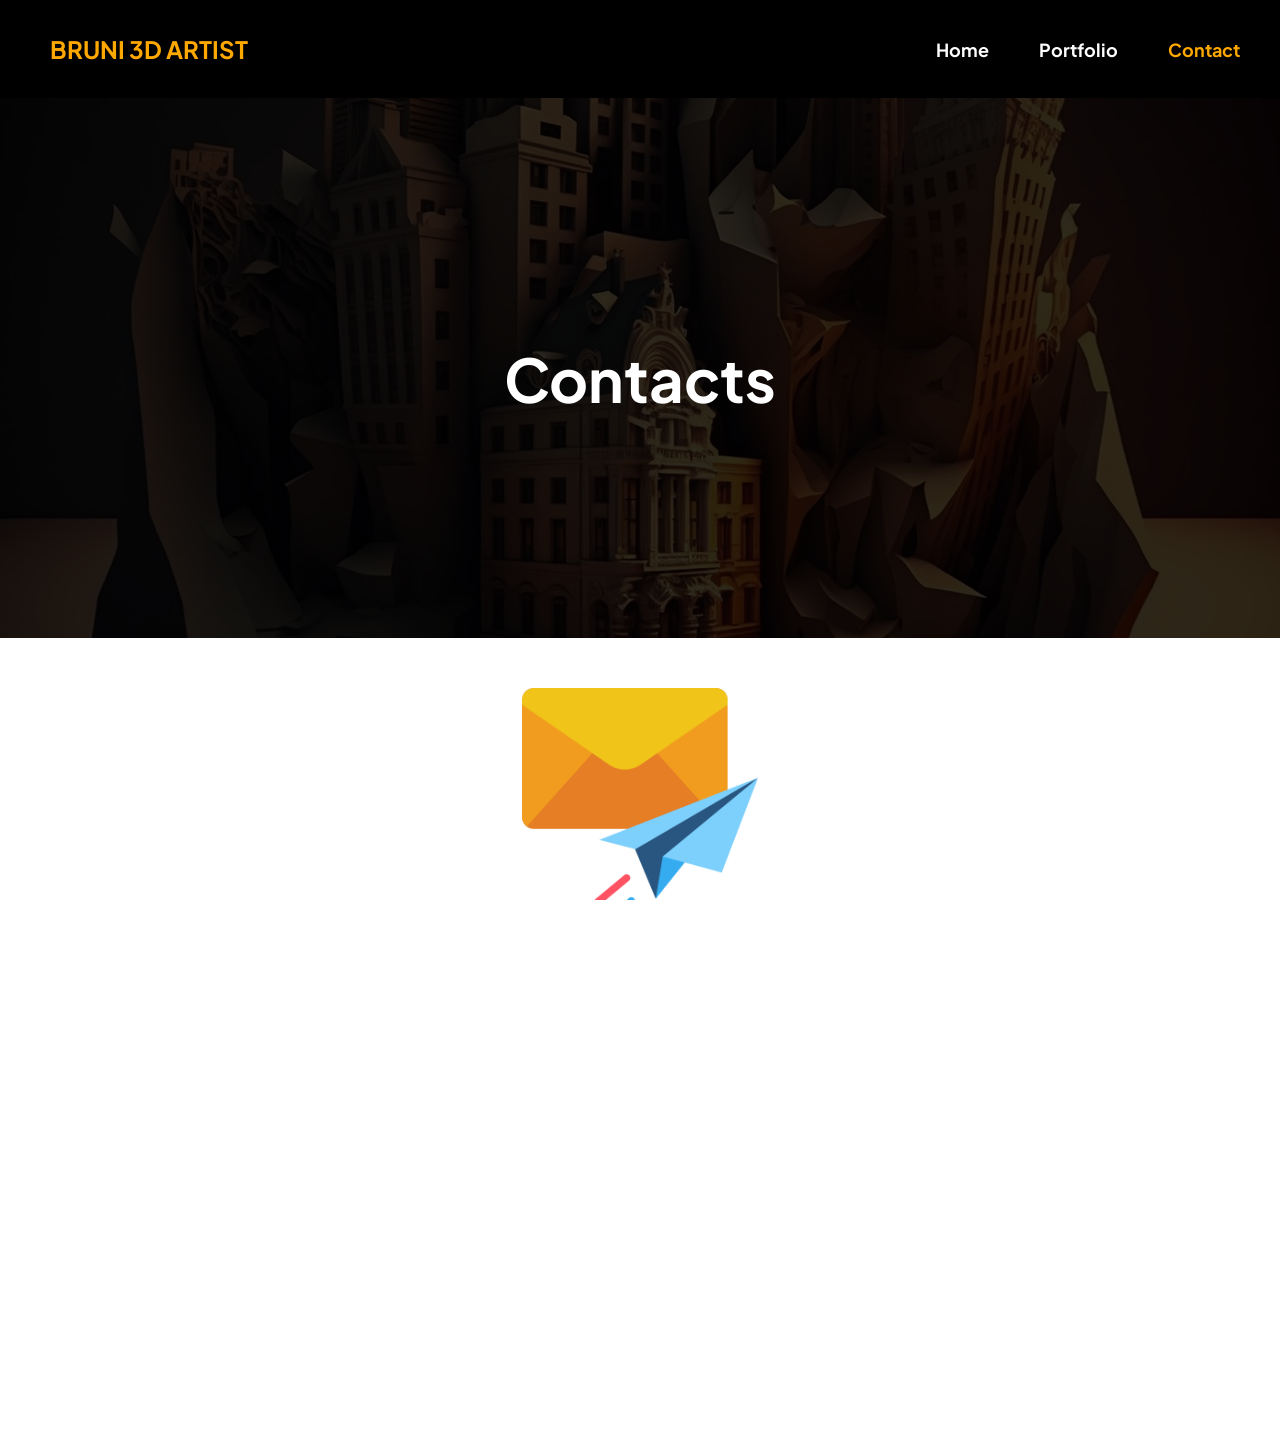
<file: contact.html>
<!doctype html>

<head>
	<html lang="it">

	<meta charset="UTF-8">
	<meta name="viewport" content="width=device-width, initial-scale=1.0">
	<link rel="stylesheet" href="stile.css">
    <link rel="icon" type="image/x-icon" href="img/favicon.png">
	<link rel="preconnect" href="https://fonts.googleapis.com">
	<link rel="preconnect" href="https://fonts.gstatic.com" crossorigin>
	<link href="https://fonts.googleapis.com/css2?family=Plus+Jakarta+Sans:ital,wght@0,200..800;1,200..800&display=swap" rel="stylesheet">
	<title>Contact - Bruni 3D Artist</title>
</head>

<body class="contact-page">

	
	<header class="hero-header">
        <div class="logo-container">
            <h3 class="logo-text"><a class="logo-link" href="home.html">Bruni 3D Artist</a></h3>
        </div>
        <nav class="hero-nav">
            <ul>
                <li><a href="home.html">Home</a></li>
                <li><a href="portfolio.html">Portfolio</a></li>
                <li><a href="contact.html"><span style="color: #ffa800">Contact</span></a></li>
            </ul>
        </nav>
    </header>
    <div class="hero-portfolio">
        <div class="hero-content">
            <h1>Contacts</h1>
        </div>
    </div>


    <div class="contact">
        <div class="illustration">
            <img src="img/mail.png" alt="Contact me - Bruni 3D Artist">
        </div>

    	<div class="info">
    		<h2>Get in Touch</h2>
    		<p>For questions, proposals or collaborations, you can contact me using the following methods:</p>

    		<h4>Send me a Message</h4>
    		<p>info@bruni3dartist.com</p>

    		<h4>Contact me on Telegram</h4>
    		<p><a href="#" target=_blank>@Bruni3DArtist</a></p>
    	</div>
    </div>


<footer>
	<div class="copyright">
		<p>© Bruni 3D Artist. All rights reserved.</p>
	</div>

	<div class="legal">
		<a href="#">Privacy & Cookies</a>
	</div>
</footer>

</body>
</file>
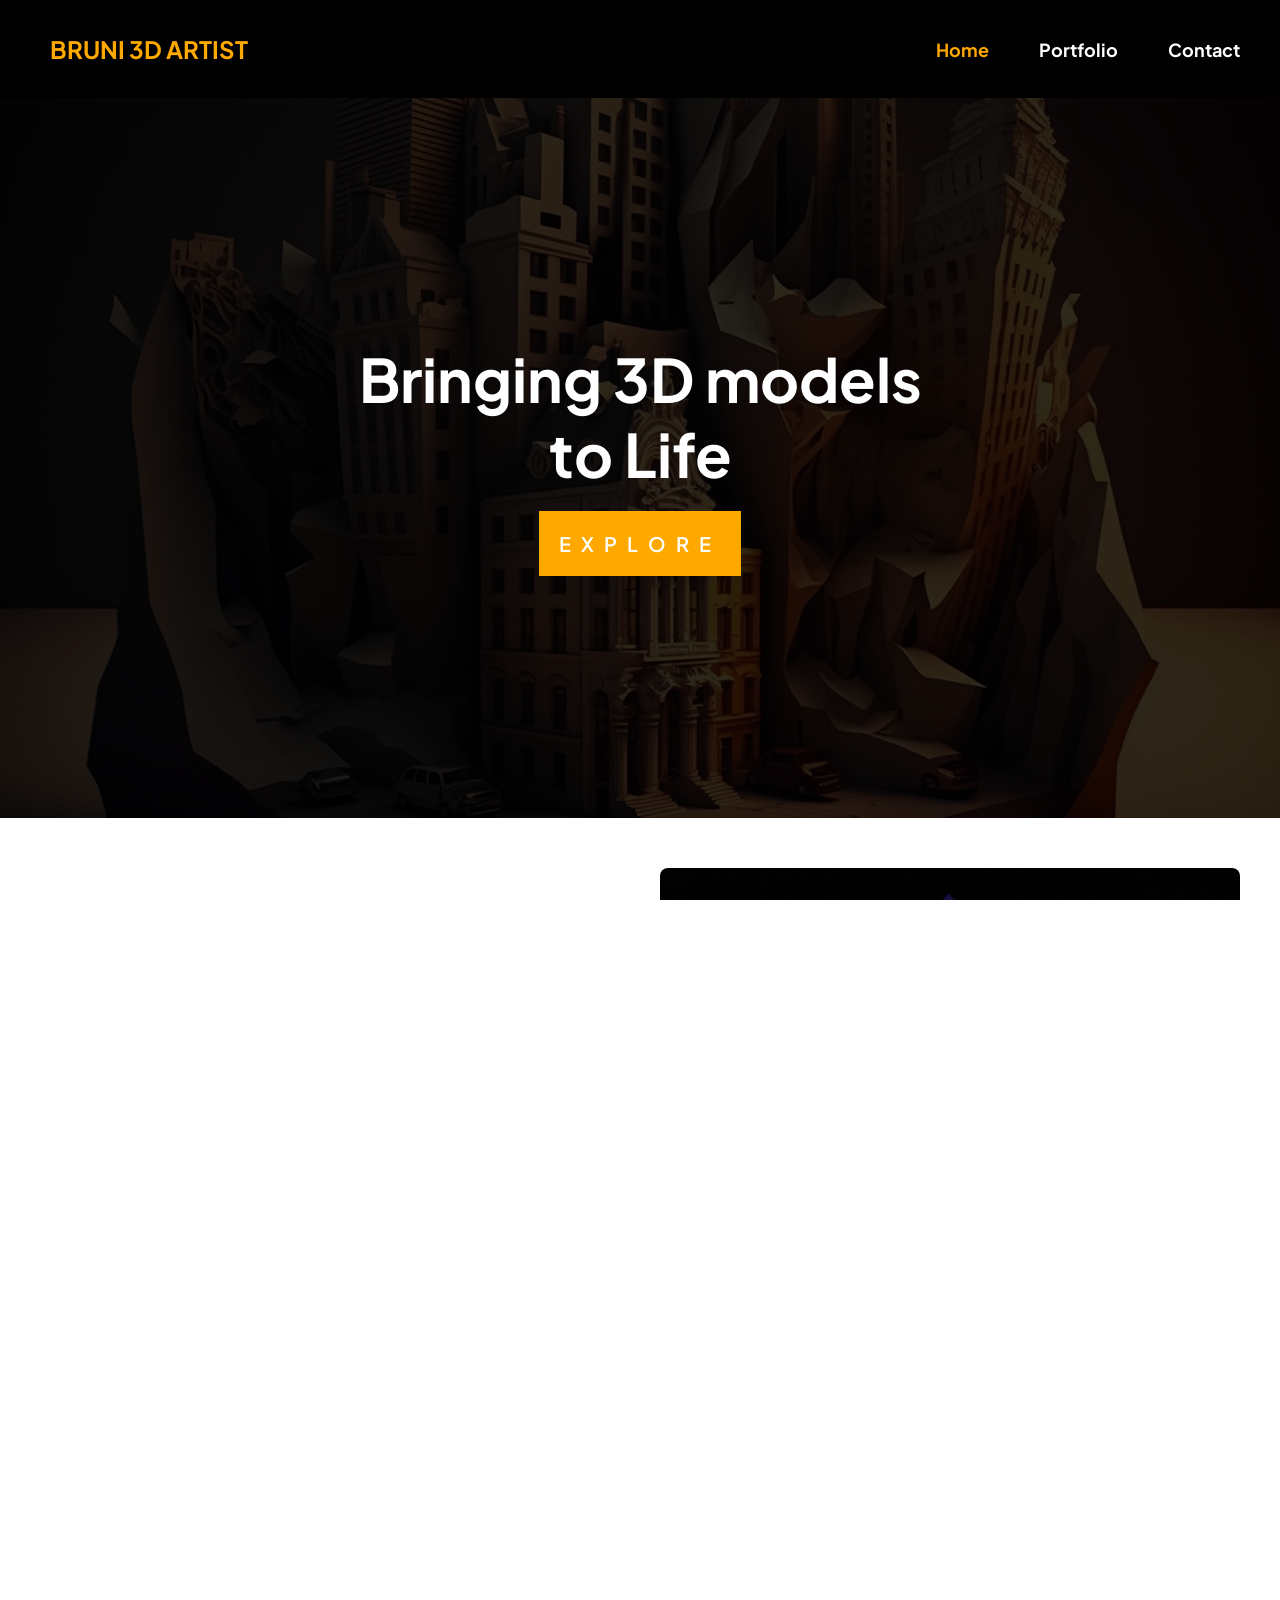
<file: home.html>
<!doctype html>

<head>
	<html lang="it">

	<meta charset="UTF-8">
	<meta name="viewport" content="width=device-width, initial-scale=1.0">
	<link rel="stylesheet" href="stile.css">
    <link rel="icon" type="image/x-icon" href="img/favicon.png">
	<link rel="preconnect" href="https://fonts.googleapis.com">
	<link rel="preconnect" href="https://fonts.gstatic.com" crossorigin>
	<link href="https://fonts.googleapis.com/css2?family=Plus+Jakarta+Sans:ital,wght@0,200..800;1,200..800&display=swap" rel="stylesheet">
	<title>Bruni 3D Artist</title>
</head>

<body>
	
	<header class="hero-header">
        <div class="logo-container">
            <h3 class="logo-text"><a class="logo-link" href="home.html">Bruni 3D Artist</a></h3>
        </div>
        <nav class="hero-nav">
            <ul>
                <li><a href="home.html"><span style="color: #ffa800">Home</span></a></li>
                <li><a href="portfolio.html">Portfolio</a></li>
                <li><a href="contact.html">Contact</a></li>
            </ul>
        </nav>
    </header>
    <div class="hero">
        <div class="hero-content">
            <h1>Bringing 3D models<br>to Life</h1>
            <a class="btntext" href="portfolio.html"><button class="herobtn" type="button">Explore</button></a>
        </div>
    </div>


	<div class="about">
		<div class="about-left">
			<h2>About Me</h2>
			<p>I am a freelance 3D modeler specializing in using Blender to create models and assets for video games. The field of 3D modeling for video games is a dynamic and challenging environment in which I have made my way with my passion for design and technical expertise.</p>

			<p>My experience includes the creation of a variety of video game assets, including objects, environments, and user interface elements. Each model requires careful planning and attention to detail, along with a solid understanding of the needs of the game and its technical restrictions.</p>

			<p>Working as a freelance 3D modeler has also allowed me to adapt quickly to changes in the industry, staying up-to-date on new technologies and trends.</p>
		</div>

		<div class="about-right">
			<img class="about-img" src="img/about.png">
			<hr>
		</div>
	</div>

	<div class="portfolio">
		<div class="project">
			<img class="project-image" src="img/projects/door/door-cover.png">
			<h3>Medieval Door</h3>
			<p>3D Model of a medieval-fantasy door low poly, created in blender.</p>
			<a href="projects/medieval-door.html">View Project</a>
		</div>

		<div class="project">
			<img class="project-image" src="img/projects/lamp/lamp-cover.png">
			<h3>Street Lamp</h3>
			<p>3D Model of a street medieval lamp low poly, created in Blender.</p>
			<a href="projects/street-lamp.html">View Project</a>
		</div>

		<div class="project">
			<img class="project-image" src="img/projects/coin/coin-cover.png">
			<h3 class="project-title">Golden Coin</h3>
			<p class="project-desc">3D Model of a golden coin low poly, created in Blender.</p>
			<a href="projects/golden-coin.html">View Project</a>
		</div>
	</div>

	<a class="btntext" href="portfolio.html"><button class="portfoliobtn" type="button">My Portfolio</button></a>

<div class="get-in-touch">
    <div class="get-in-touch-content">
        <h2>Get in Touch</h2>
        <p>For questions, proposals or collaborations, you can contact me using the informations in the Contact page.</p>

        <a class="btntext" href="contact.html"><button class="contactbtn" type="button">Contact Me</button></a>
    </div>
</div>

<footer>
	<div class="copyright">
		<p>© Bruni 3D Artist. All rights reserved.</p>
	</div>

	<div class="legal">
		<a href="#">Privacy & Cookies</a>
	</div>
</footer>

</body>
</file>
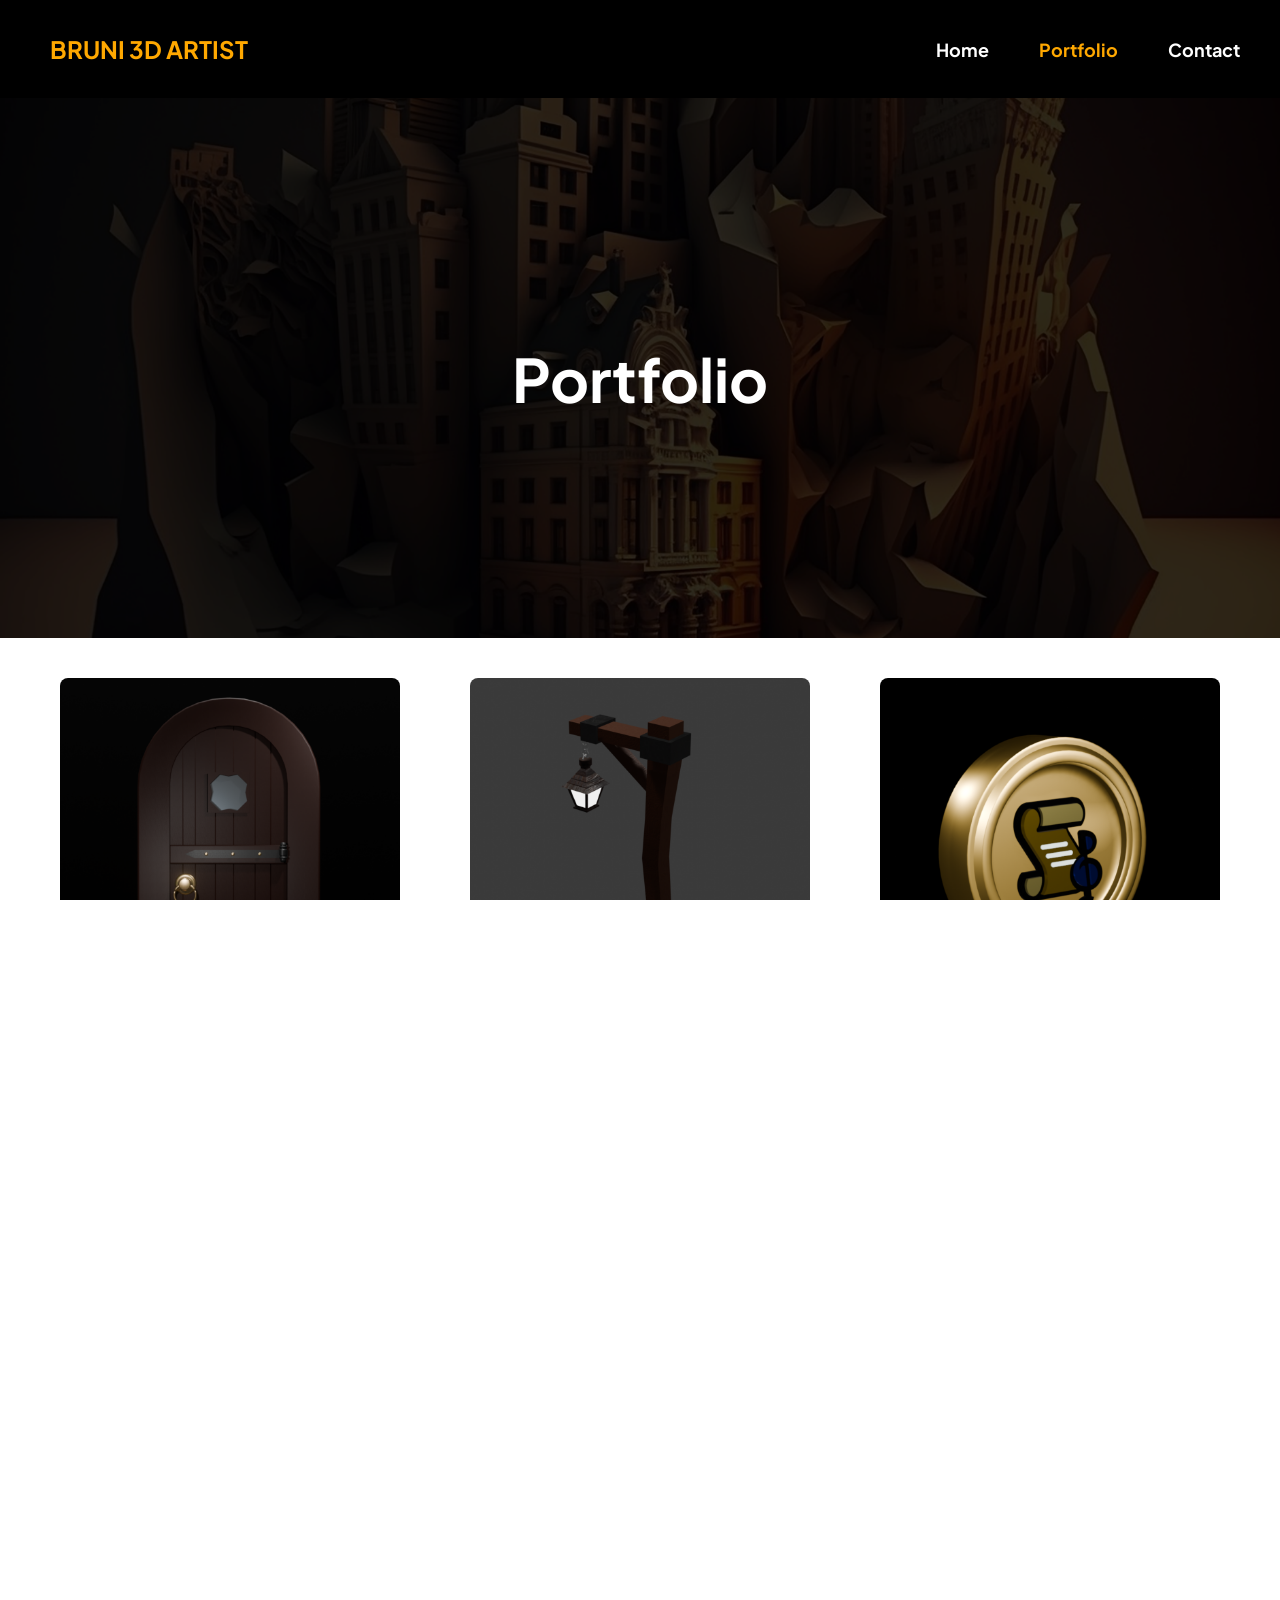
<file: portfolio.html>
<!doctype html>

<head>
	<html lang="it">

	<meta charset="UTF-8">
	<meta name="viewport" content="width=device-width, initial-scale=1.0">
	<link rel="stylesheet" href="stile.css">
    <link rel="icon" type="image/x-icon" href="img/favicon.png">
	<link rel="preconnect" href="https://fonts.googleapis.com">
	<link rel="preconnect" href="https://fonts.gstatic.com" crossorigin>
	<link href="https://fonts.googleapis.com/css2?family=Plus+Jakarta+Sans:ital,wght@0,200..800;1,200..800&display=swap" rel="stylesheet">
	<title>Portfolio - Bruni 3D Artist</title>
</head>

<body>

	<header class="hero-header">
        <div class="logo-container">
            <h3 class="logo-text"><a class="logo-link" href="home.html">Bruni 3D Artist</a></h3>
        </div>
        <nav class="hero-nav">
            <ul>
                <li><a href="home.html">Home</a></li>
                <li><a href="portfolio.html"><span style="color: #ffa800">Portfolio</span></a></li>
                <li><a href="contact.html">Contact</a></li>
            </ul>
        </nav>
    </header>
    <div class="hero-portfolio">
        <div class="hero-content">
            <h1>Portfolio</h1>
        </div>
    </div>

	<div class="portfolio">
		<div class="project">
			<img class="project-image" src="img/projects/door/door-cover.png">
			<h3>Medieval Door</h3>
			<p>3D Model of a low poly medieval-fantasy door, created in blender.</p>
			<a href="projects/medieval-door.html">View Project</a>
		</div>

		<div class="project">
			<img class="project-image" src="img/projects/lamp/lamp-cover.png">
			<h3>Street Lamp</h3>
			<p>3D Model of a low poly street medieval lamp, created in Blender.</p>
			<a href="projects/street-lamp.html">View Project</a>
		</div>

		<div class="project">
			<img class="project-image" src="img/projects/coin/coin-cover.png">
			<h3 class="project-title">Golden Coin</h3>
			<p class="project-desc">3D Model of a low poly golden, created in Blender.</p>
			<a href="projects/golden-coin.html">View Project</a>
		</div>

		<div class="project">
			<img class="project-image" src="img/projects/crystal/crystal-cover.png">
			<h3 class="project-title">Crystal Stone</h3>
			<p class="project-desc">3D Model of a low poly crystal stone, created in Blender.</p>
			<a href="projects/crystal-stone.html">View Project</a>
		</div>

		<div class="project">
			<img class="project-image" src="img/projects/stairs/stairs-cover.png">
			<h3 class="project-title">Wooden Stairs</h3>
			<p class="project-desc">3D Model of low poly wooden stairs, created in Blender.</p>
			<a href="projects/stairs.html">View Project</a>
		</div>

		<div class="project">
			<img class="project-image" src="img/projects/library/library-cover.png">
			<h3 class="project-title">Library</h3>
			<p class="project-desc">3D Model of a low poly library, created in Blender.</p>
			<a href="projects/library.html">View Project</a>
		</div>
	</div>

<div class="get-in-touch">
    <div class="get-in-touch-content">
        <h2>Get in Touch</h2>
        <p>For questions, proposals or collaborations, you can contact me using the informations in the Contact page.</p>

        <a class="btntext" href="contact.html"><button class="contactbtn" type="button">Contact Me</button></a>
    </div>
</div>

<footer>
	<div class="copyright">
		<p>© Bruni 3D Artist. All rights reserved.</p>
	</div>

	<div class="legal">
		<a href="#">Privacy & Cookies</a>
	</div>
</footer>

</body>
</file>
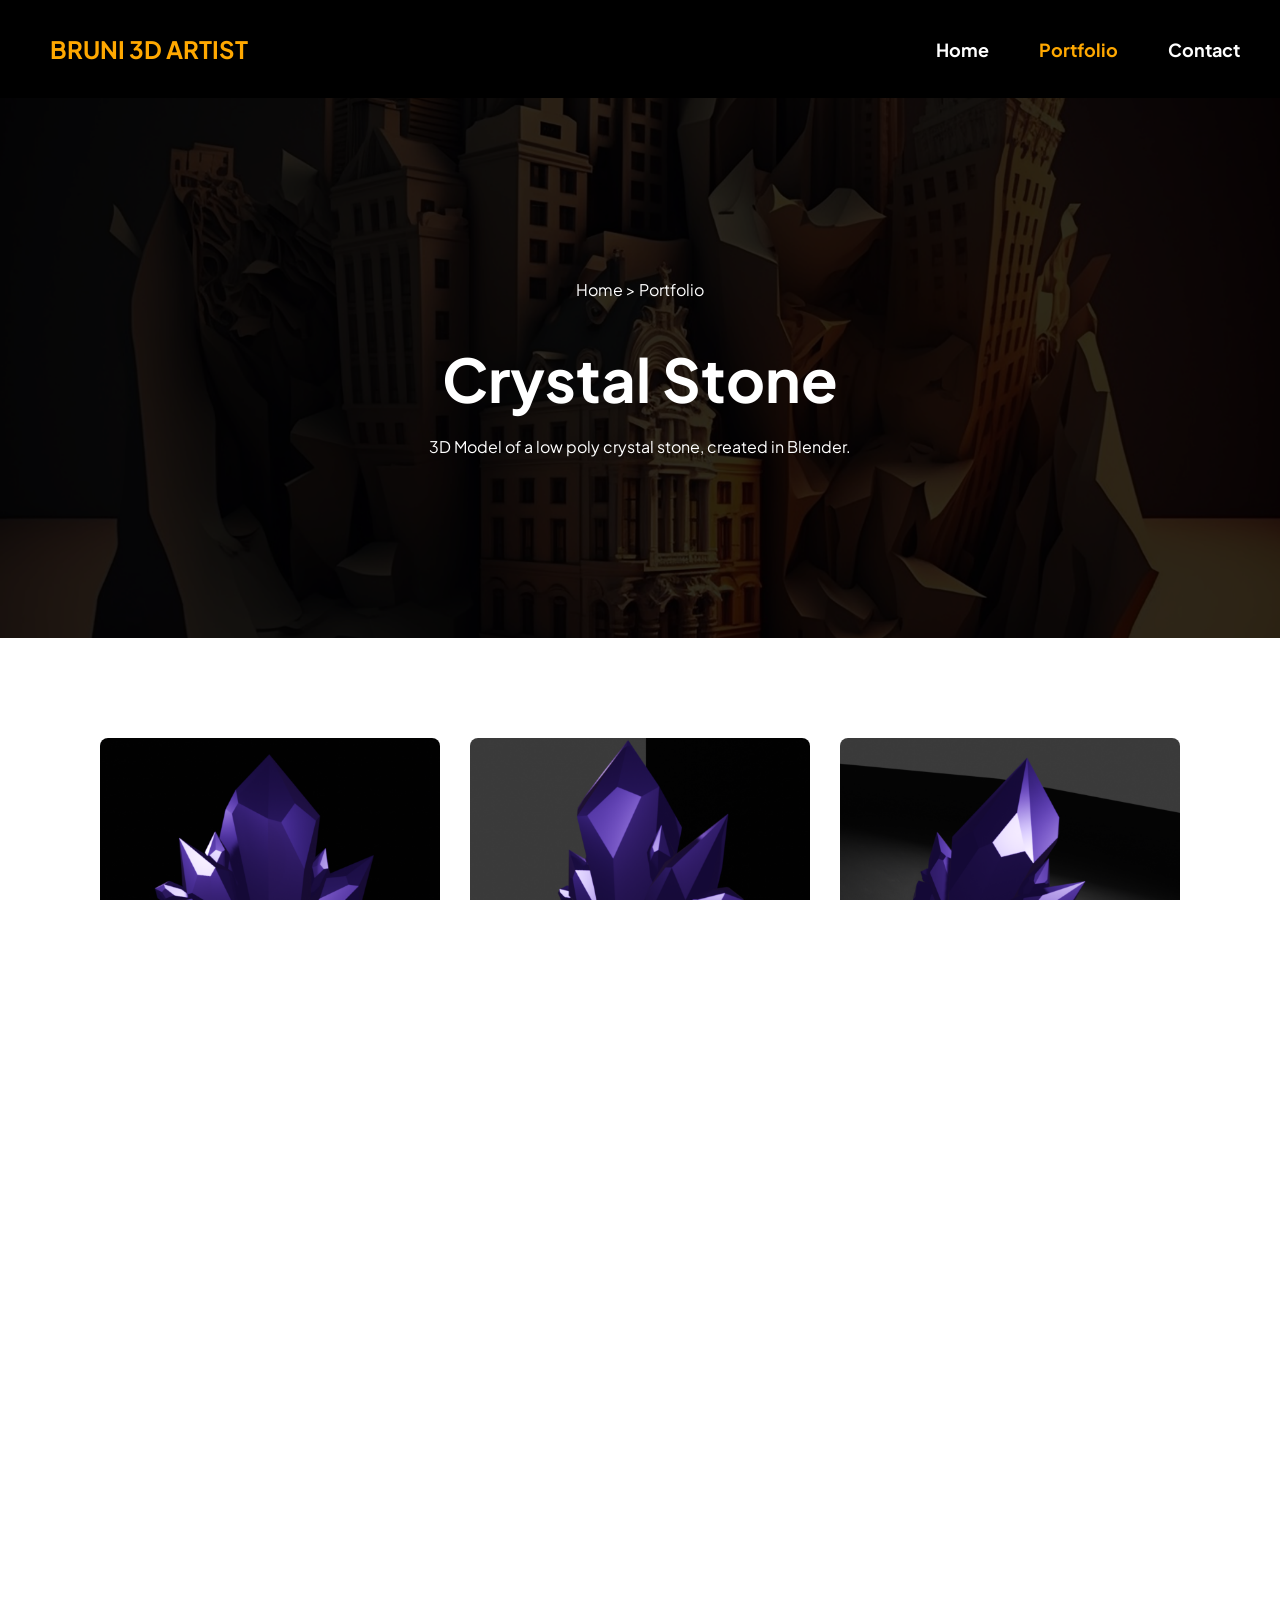
<file: projects/crystal-stone.html>
<!doctype html>

<head>
	<html lang="it">

	<meta charset="UTF-8">
	<meta name="viewport" content="width=device-width, initial-scale=1.0">
	<link rel="stylesheet" href="../stile.css">
    <link rel="icon" type="image/x-icon" href="../img/favicon.png">
	<link rel="preconnect" href="https://fonts.googleapis.com">
	<link rel="preconnect" href="https://fonts.gstatic.com" crossorigin>
	<link href="https://fonts.googleapis.com/css2?family=Plus+Jakarta+Sans:ital,wght@0,200..800;1,200..800&display=swap" rel="stylesheet">
	<title>Crystal Stone - Bruni 3D Artist</title>
</head>

<body class="contact-page">

    <header class="hero-header">
        <div class="logo-container">
            <h3 class="logo-text"><a class="logo-link" href="../home.html">Bruni 3D Artist</a></h3>
        </div>
        <nav class="hero-nav">
            <ul>
                <li><a href="../home.html">Home</a></li>
                <li><a href="../portfolio.html"><span style="color: #ffa800">Portfolio</span></a></li>
                <li><a href="contact.html">Contact</a></li>
            </ul>
        </nav>
    </header>
    <div class="hero-portfolio">
        <div class="hero-content">
            <p class="breadcrumb"><a href="../home.html">Home</a> > <a href="../portfolio.html">Portfolio</a> 
            <h1>Crystal Stone</h1>
            <p class="projectDesc">3D Model of a low poly crystal stone, created in Blender.</p>
        </div>
    </div>

    <div class="gallery-container">
        <!-- Primo elemento -->
        <div class="gallery-item">
            <img src="../img/projects/crystal/1.png" alt="Immagine 1">
            <figcaption>Front of the model</figcaption>
        </div>
        <!-- Secondo elemento -->
        <div class="gallery-item">
            <img src="../img/projects/crystal/2.png" alt="Immagine 2">
            <figcaption>Front of the model</figcaption>
        </div>
        <!-- Terzo elemento -->
        <div class="gallery-item">
            <img src="../img/projects/crystal/3.png" alt="Immagine 3">
            <figcaption>Front of the model</figcaption>
        </div>
        <!-- Quarto elemento -->
        <div class="gallery-item">
            <img src="../img/projects/crystal/4.png" alt="Immagine 4">
            <figcaption>Front of the model</figcaption>
        </div>
        <!-- Quinto elemento -->
        <div class="gallery-item">
            <img src="../img/projects/crystal/5.png" alt="Immagine 5">
            <figcaption>Front of the model</figcaption>
        </div>
        <!-- Sesto elemento -->
        <div class="gallery-item">
            <img src="../img/projects/crystal/6.png" alt="Immagine 6">
            <figcaption>Front of the model</figcaption>
        </div>
    </div>

<div class="get-in-touch">
    <div class="get-in-touch-content">
        <h2>Get in Touch</h2>
        <p>For questions, proposals or collaborations, you can contact me using the informations in the Contact page.</p>

        <a class="btntext" href="../contact.html"><button class="contactbtn" type="button">Contact Me</button></a>
    </div>
</div>


<footer>
	<div class="copyright">
		<p>© Bruni 3D Artist. All rights reserved.</p>
	</div>

	<div class="legal">
		<a href="#">Privacy & Cookies</a>
	</div>
</footer>

</body>
</file>
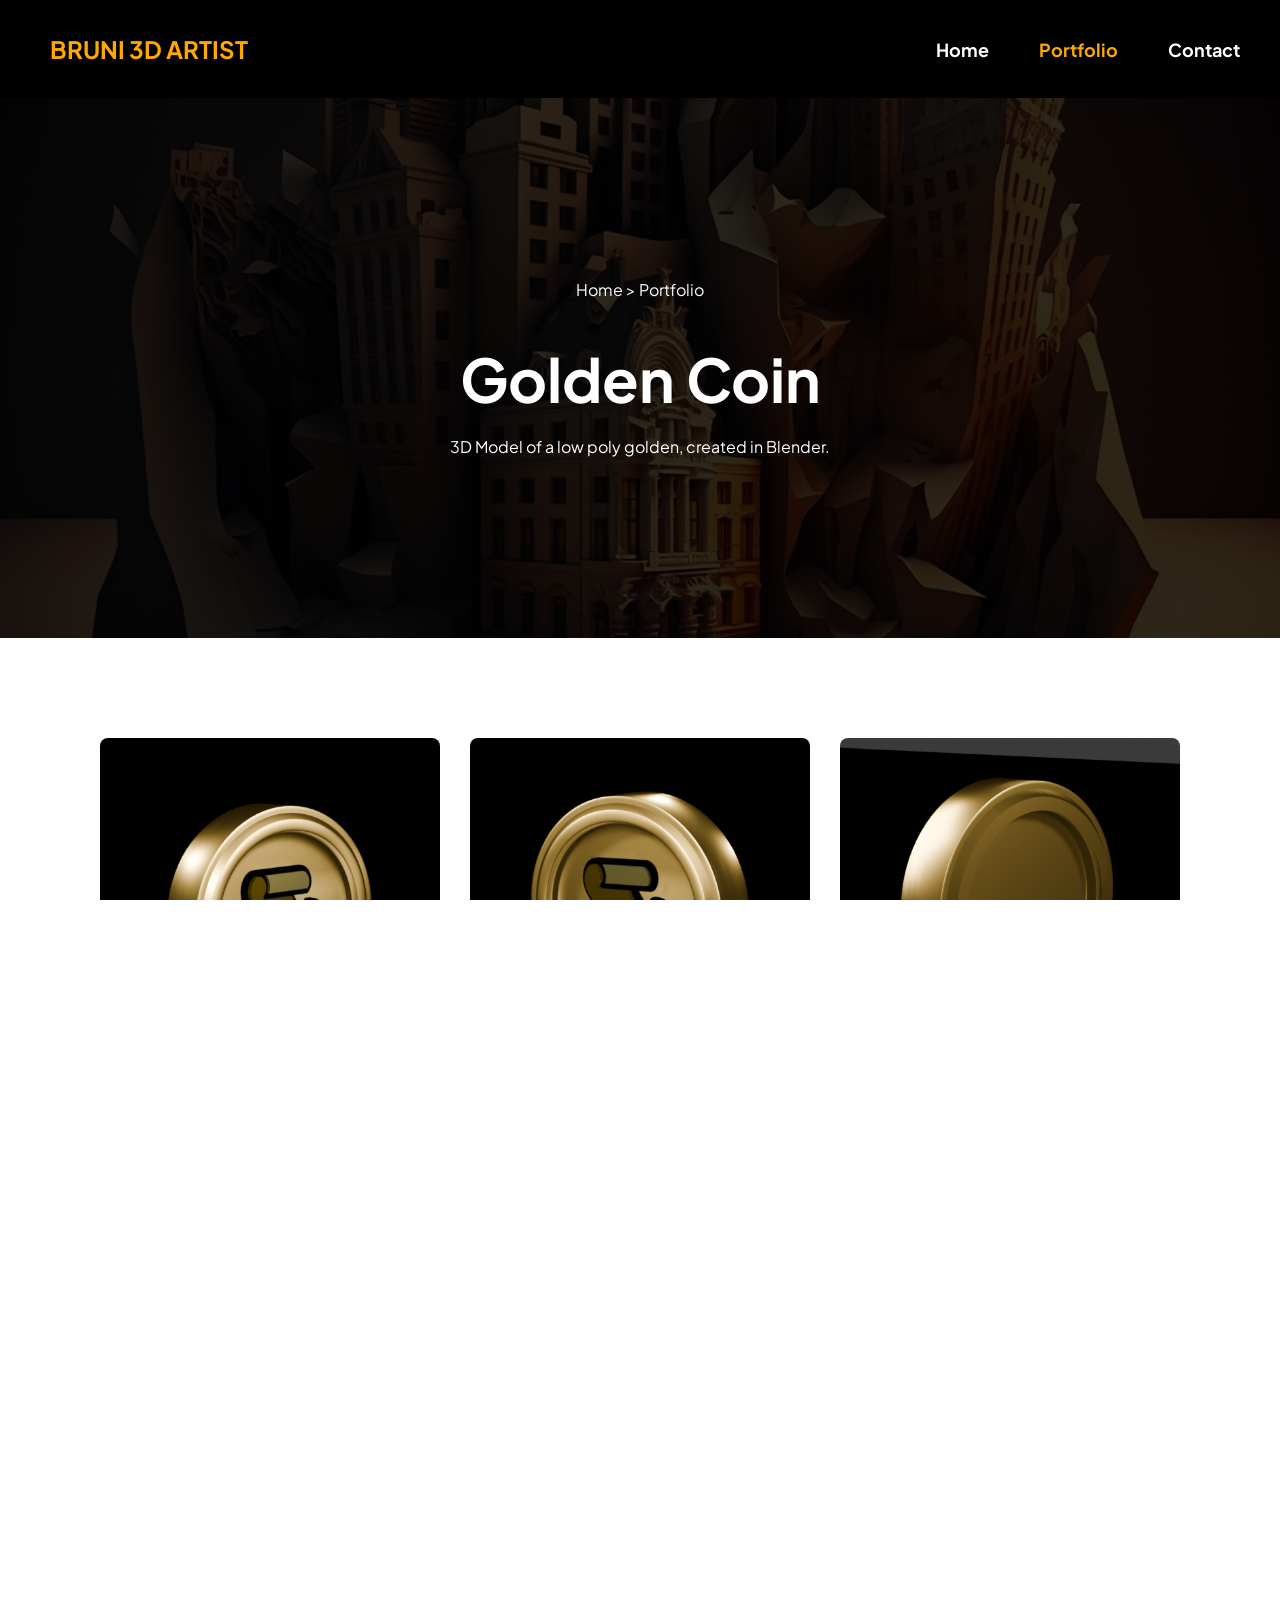
<file: projects/golden-coin.html>
<!doctype html>

<head>
	<html lang="it">

	<meta charset="UTF-8">
	<meta name="viewport" content="width=device-width, initial-scale=1.0">
	<link rel="stylesheet" href="../stile.css">
    <link rel="icon" type="image/x-icon" href="../img/favicon.png">
	<link rel="preconnect" href="https://fonts.googleapis.com">
	<link rel="preconnect" href="https://fonts.gstatic.com" crossorigin>
	<link href="https://fonts.googleapis.com/css2?family=Plus+Jakarta+Sans:ital,wght@0,200..800;1,200..800&display=swap" rel="stylesheet">
	<title>Golden Coin - Bruni 3D Artist</title>
</head>

<body class="contact-page">

    
    <header class="hero-header">
        <div class="logo-container">
            <h3 class="logo-text"><a class="logo-link" href="../home.html">Bruni 3D Artist</a></h3>
        </div>
        <nav class="hero-nav">
            <ul>
                <li><a href="../home.html">Home</a></li>
                <li><a href="../portfolio.html"><span style="color: #ffa800">Portfolio</span></a></li>
                <li><a href="contact.html">Contact</a></li>
            </ul>
        </nav>
    </header>
    
    <div class="hero-portfolio">
        <div class="hero-content">
            <p class="breadcrumb"><a href="../home.html">Home</a> > <a href="../portfolio.html">Portfolio</a> 
            <h1>Golden Coin</h1>
            <p class="projectDesc">3D Model of a low poly golden, created in Blender.</p>
        </div>
    </div>


    <div class="gallery-container">
        <!-- Primo elemento -->
        <div class="gallery-item">
            <img src="../img/projects/coin/1.png" alt="Immagine 1">
            <figcaption>Front of the model</figcaption>
        </div>
        <!-- Secondo elemento -->
        <div class="gallery-item">
            <img src="../img/projects/coin/2.png" alt="Immagine 2">
            <figcaption>Front of the model</figcaption>
        </div>
        <!-- Terzo elemento -->
        <div class="gallery-item">
            <img src="../img/projects/coin/3.png" alt="Immagine 3">
            <figcaption>Front of the model</figcaption>
        </div>
        <!-- Quarto elemento -->
        <div class="gallery-item">
            <img src="../img/projects/coin/4.png" alt="Immagine 4">
            <figcaption>Front of the model</figcaption>
        </div>
        <!-- Quinto elemento -->
        <div class="gallery-item">
            <img src="../img/projects/coin/5.png" alt="Immagine 5">
            <figcaption>Front of the model</figcaption>
        </div>
        <!-- Sesto elemento -->
        <div class="gallery-item">
            <img src="../img/projects/coin/6.png" alt="Immagine 6">
            <figcaption>Front of the model</figcaption>
        </div>
    </div>

<div class="get-in-touch">
    <div class="get-in-touch-content">
        <h2>Get in Touch</h2>
        <p>For questions, proposals or collaborations, you can contact me using the informations in the Contact page.</p>

        <a class="btntext" href="../contact.html"><button class="contactbtn" type="button">Contact Me</button></a>
    </div>
</div>


<footer>
	<div class="copyright">
		<p>© Bruni 3D Artist. All rights reserved.</p>
	</div>

	<div class="legal">
		<a href="#">Privacy & Cookies</a>
	</div>
</footer>

</body>
</file>
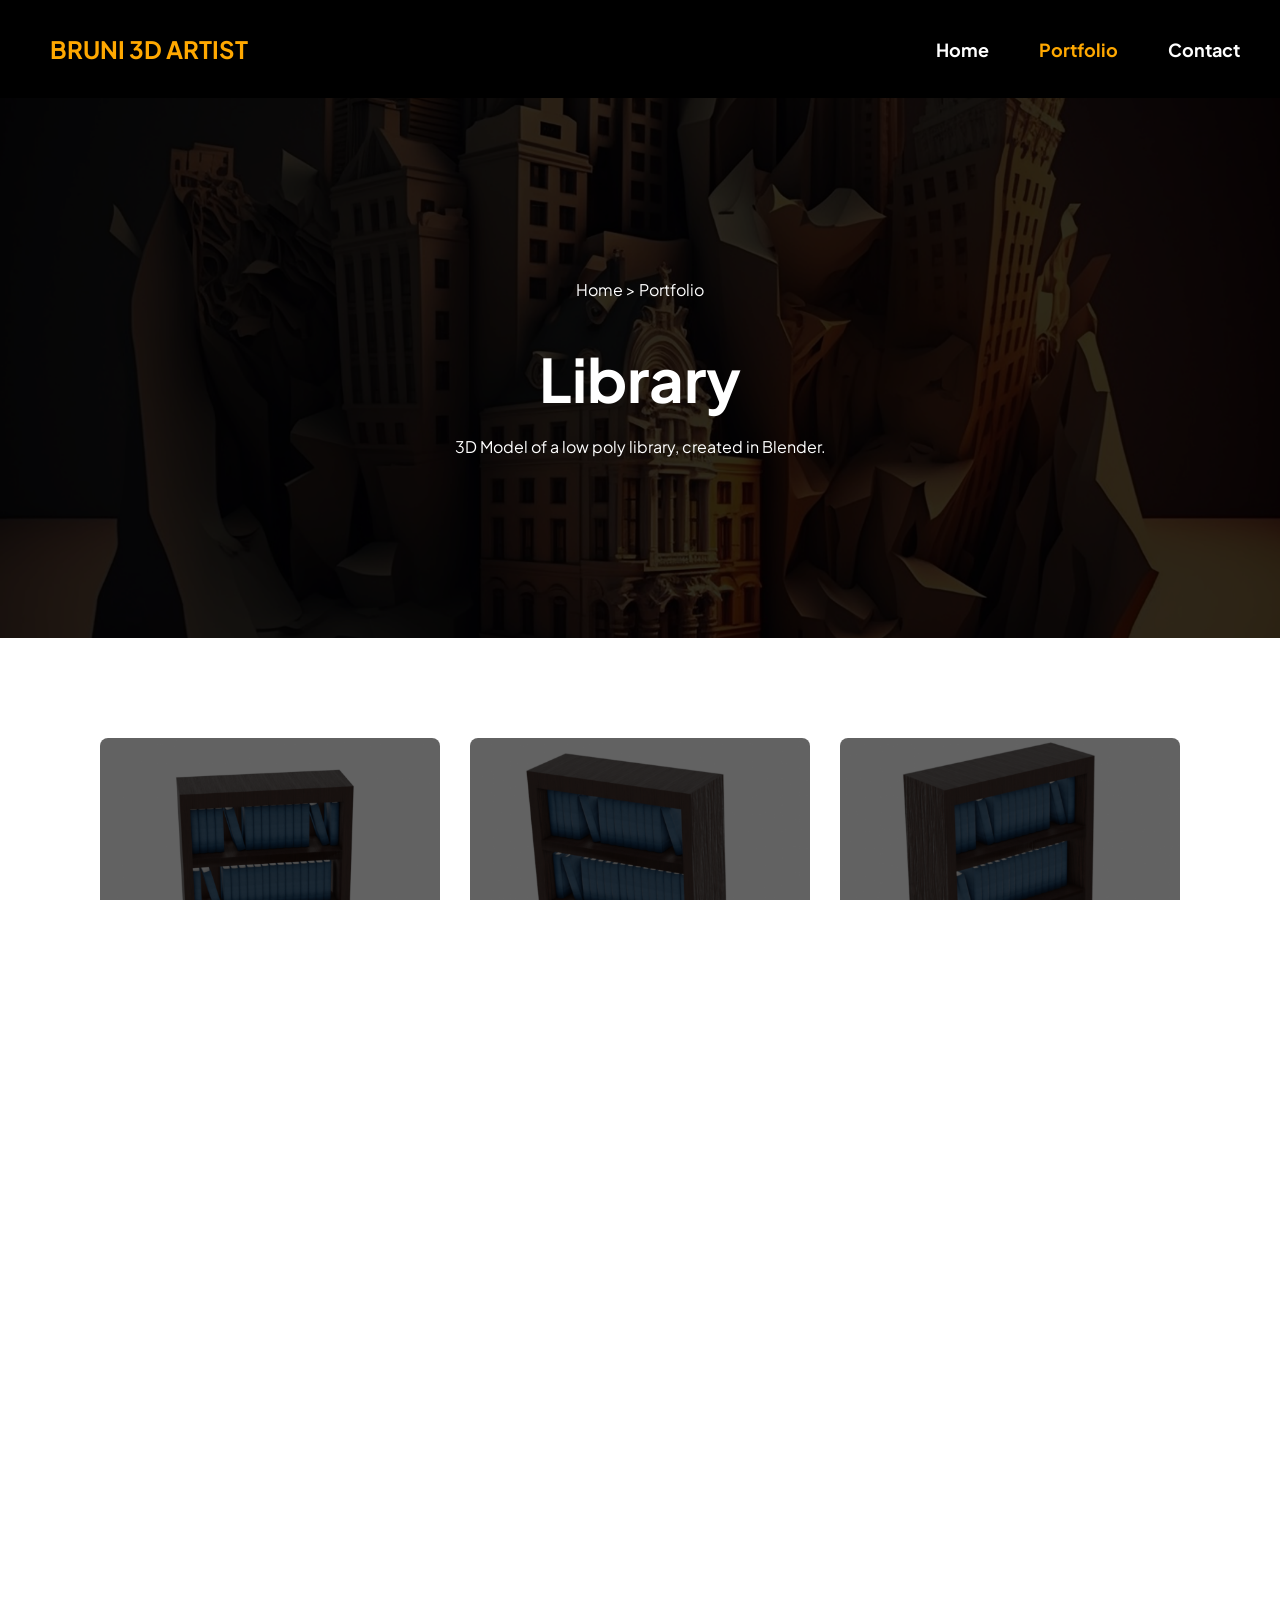
<file: projects/library.html>
<!doctype html>

<head>
	<html lang="it">

	<meta charset="UTF-8">
	<meta name="viewport" content="width=device-width, initial-scale=1.0">
	<link rel="stylesheet" href="../stile.css">
    <link rel="icon" type="image/x-icon" href="../img/favicon.png">
	<link rel="preconnect" href="https://fonts.googleapis.com">
	<link rel="preconnect" href="https://fonts.gstatic.com" crossorigin>
	<link href="https://fonts.googleapis.com/css2?family=Plus+Jakarta+Sans:ital,wght@0,200..800;1,200..800&display=swap" rel="stylesheet">
	<title>Library - Bruni 3D Artist</title>
</head>

<body class="contact-page">

    <header class="hero-header">
        <div class="logo-container">
            <h3 class="logo-text"><a class="logo-link" href="../home.html">Bruni 3D Artist</a></h3>
        </div>
        <nav class="hero-nav">
            <ul>
                <li><a href="../home.html">Home</a></li>
                <li><a href="../portfolio.html"><span style="color: #ffa800">Portfolio</span></a></li>
                <li><a href="contact.html">Contact</a></li>
            </ul>
        </nav>
    </header>
    
    <div class="hero-portfolio">
        <div class="hero-content">
            <p class="breadcrumb"><a href="../home.html">Home</a> > <a href="../portfolio.html">Portfolio</a> 
            <h1>Library</h1>
            <p class="projectDesc">3D Model of a low poly library, created in Blender.</p>
        </div>
    </div>


    <div class="gallery-container">
        <!-- Primo elemento -->
        <div class="gallery-item">
            <img src="../img/projects/library/1.png" alt="Immagine 1">
            <figcaption>Front of the model</figcaption>
        </div>
        <!-- Secondo elemento -->
        <div class="gallery-item">
            <img src="../img/projects/library/2.png" alt="Immagine 2">
            <figcaption>Front of the model</figcaption>
        </div>
        <!-- Terzo elemento -->
        <div class="gallery-item">
            <img src="../img/projects/library/3.png" alt="Immagine 3">
            <figcaption>Front of the model</figcaption>
        </div>
        <!-- Quarto elemento -->
        <div class="gallery-item">
            <img src="../img/projects/library/4.png" alt="Immagine 4">
            <figcaption>Front of the model</figcaption>
        </div>
        <!-- Quinto elemento -->
        <div class="gallery-item">
            <img src="../img/projects/library/5.png" alt="Immagine 5">
            <figcaption>Front of the model</figcaption>
        </div>
        <!-- Sesto elemento -->
        <div class="gallery-item">
            <img src="../img/projects/library/6.png" alt="Immagine 6">
            <figcaption>Front of the model</figcaption>
        </div>
    </div>

<div class="get-in-touch">
    <div class="get-in-touch-content">
        <h2>Get in Touch</h2>
        <p>For questions, proposals or collaborations, you can contact me using the informations in the Contact page.</p>

        <a class="btntext" href="../contact.html"><button class="contactbtn" type="button">Contact Me</button></a>
    </div>
</div>


<footer>
	<div class="copyright">
		<p>© Bruni 3D Artist. All rights reserved.</p>
	</div>

	<div class="legal">
		<a href="#">Privacy & Cookies</a>
	</div>
</footer>

</body>
</file>
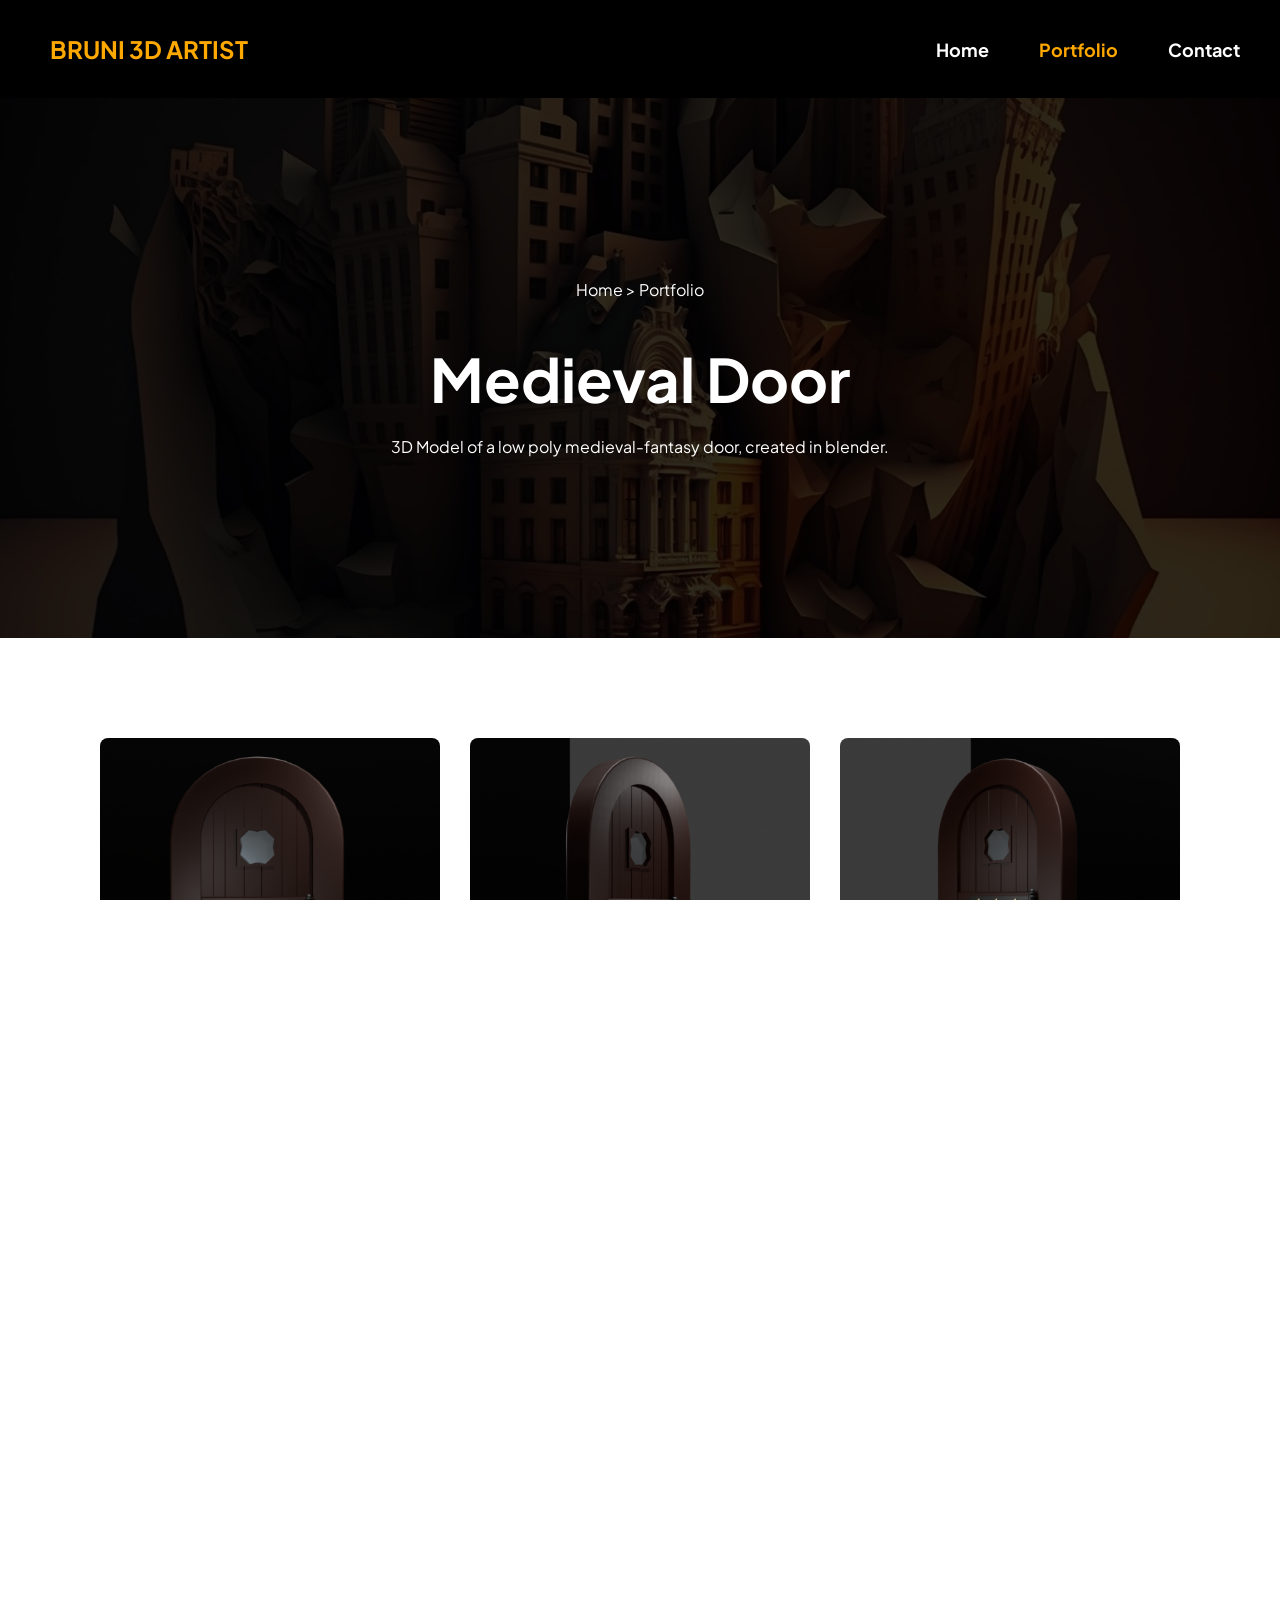
<file: projects/medieval-door.html>
<!doctype html>

<head>
	<html lang="it">

	<meta charset="UTF-8">
	<meta name="viewport" content="width=device-width, initial-scale=1.0">
	<link rel="stylesheet" href="../stile.css">
    <link rel="icon" type="image/x-icon" href="../img/favicon.png">
	<link rel="preconnect" href="https://fonts.googleapis.com">
	<link rel="preconnect" href="https://fonts.gstatic.com" crossorigin>
	<link href="https://fonts.googleapis.com/css2?family=Plus+Jakarta+Sans:ital,wght@0,200..800;1,200..800&display=swap" rel="stylesheet">
	<title>Medieval Door - Bruni 3D Artist</title>
</head>

<body class="contact-page">

    
    <header class="hero-header">
        <div class="logo-container">
            <h3 class="logo-text"><a class="logo-link" href="../home.html">Bruni 3D Artist</a></h3>
        </div>
        <nav class="hero-nav">
            <ul>
                <li><a href="../home.html">Home</a></li>
                <li><a href="../portfolio.html"><span style="color: #ffa800">Portfolio</span></a></li>
                <li><a href="../contact.html">Contact</a></li>
            </ul>
        </nav>
    </header>
    
    <div class="hero-portfolio">
        <div class="hero-content">
            <p class="breadcrumb"><a href="../home.html">Home</a> > <a href="../portfolio.html">Portfolio</a> 
            <h1>Medieval Door</h1>
            <p class="projectDesc">3D Model of a low poly medieval-fantasy door, created in blender.</p>
        </div>
    </div>


    <div class="gallery-container">
        <!-- Primo elemento -->
        <div class="gallery-item">
            <img src="../img/projects/door/1.png" alt="Immagine 1">
            <figcaption>Front of the model</figcaption>
        </div>
        <!-- Secondo elemento -->
        <div class="gallery-item">
            <img src="../img/projects/door/2.png" alt="Immagine 2">
            <figcaption>Front of the model</figcaption>
        </div>
        <!-- Terzo elemento -->
        <div class="gallery-item">
            <img src="../img/projects/door/3.png" alt="Immagine 3">
            <figcaption>Front of the model</figcaption>
        </div>
        <!-- Quarto elemento -->
        <div class="gallery-item">
            <img src="../img/projects/door/4.png" alt="Immagine 4">
            <figcaption>Back of the model</figcaption>
        </div>
        <!-- Quinto elemento -->
        <div class="gallery-item">
            <img src="../img/projects/door/5.png" alt="Immagine 5">
            <figcaption>Back of the model</figcaption>
        </div>
        <!-- Sesto elemento -->
        <div class="gallery-item">
            <img src="../img/projects/door/6.png" alt="Immagine 6">
            <figcaption>Back of the model</figcaption>
        </div>
    </div>

<div class="get-in-touch">
    <div class="get-in-touch-content">
        <h2>Get in Touch</h2>
        <p>For questions, proposals or collaborations, you can contact me using the informations in the Contact page.</p>

        <a class="btntext" href="../contact.html"><button class="contactbtn" type="button">Contact Me</button></a>
    </div>
</div>


<footer>
	<div class="copyright">
		<p>© Bruni 3D Artist. All rights reserved.</p>
	</div>

	<div class="legal">
		<a href="#">Privacy & Cookies</a>
	</div>
</footer>

</body>
</file>
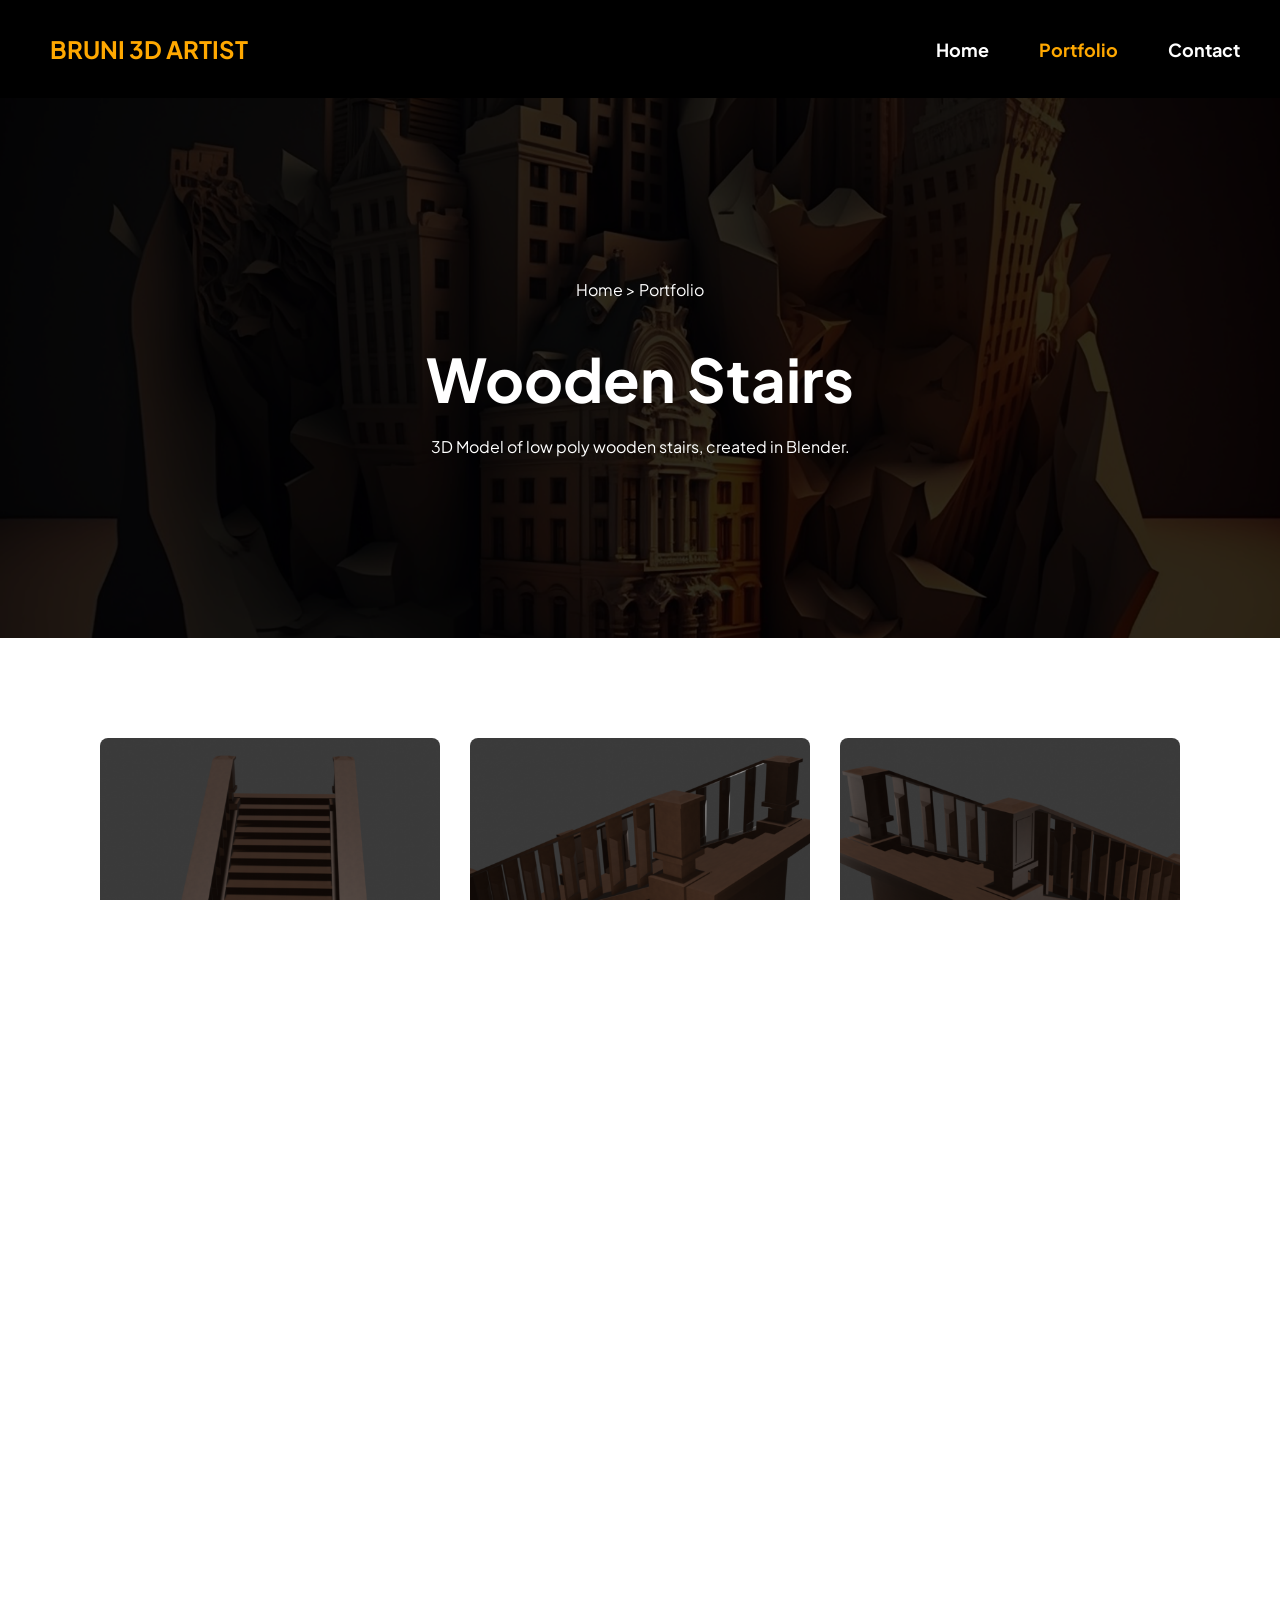
<file: projects/stairs.html>
<!doctype html>

<head>
	<html lang="it">

	<meta charset="UTF-8">
	<meta name="viewport" content="width=device-width, initial-scale=1.0">
	<link rel="stylesheet" href="../stile.css">
    <link rel="icon" type="image/x-icon" href="../img/favicon.png">
	<link rel="preconnect" href="https://fonts.googleapis.com">
	<link rel="preconnect" href="https://fonts.gstatic.com" crossorigin>
	<link href="https://fonts.googleapis.com/css2?family=Plus+Jakarta+Sans:ital,wght@0,200..800;1,200..800&display=swap" rel="stylesheet">
	<title>Wooden Stairs - Bruni 3D Artist</title>
</head>

<body class="contact-page">
    
    <header class="hero-header">
        <div class="logo-container">
            <h3 class="logo-text"><a class="logo-link" href="../home.html">Bruni 3D Artist</a></h3>
        </div>
        <nav class="hero-nav">
            <ul>
                <li><a href="../home.html">Home</a></li>
                <li><a href="../portfolio.html"><span style="color: #ffa800">Portfolio</span></a></li>
                <li><a href="contact.html">Contact</a></li>
            </ul>
        </nav>
    </header>
    
    <div class="hero-portfolio">
        <div class="hero-content">
            <p class="breadcrumb"><a href="../home.html">Home</a> > <a href="../portfolio.html">Portfolio</a> 
            <h1>Wooden Stairs</h1>
            <p class="projectDesc">3D Model of low poly wooden stairs, created in Blender.</p>
        </div>
    </div>


    <div class="gallery-container">
        <!-- Primo elemento -->
        <div class="gallery-item">
            <img src="../img/projects/stairs/1.png" alt="Immagine 1">
            <figcaption>Front of the model</figcaption>
        </div>
        <!-- Secondo elemento -->
        <div class="gallery-item">
            <img src="../img/projects/stairs/2.png" alt="Immagine 2">
            <figcaption>Front of the model</figcaption>
        </div>
        <!-- Terzo elemento -->
        <div class="gallery-item">
            <img src="../img/projects/stairs/3.png" alt="Immagine 3">
            <figcaption>Front of the model</figcaption>
        </div>
        <!-- Quarto elemento -->
        <div class="gallery-item">
            <img src="../img/projects/stairs/4.png" alt="Immagine 4">
            <figcaption>Front of the model</figcaption>
        </div>
        <!-- Quinto elemento -->
        <div class="gallery-item">
            <img src="../img/projects/stairs/5.png" alt="Immagine 5">
            <figcaption>Front of the model</figcaption>
        </div>
        <!-- Sesto elemento -->
        <div class="gallery-item">
            <img src="../img/projects/stairs/6.png" alt="Immagine 6">
            <figcaption>Front of the model</figcaption>
        </div>
    </div>

<div class="get-in-touch">
    <div class="get-in-touch-content">
        <h2>Get in Touch</h2>
        <p>For questions, proposals or collaborations, you can contact me using the informations in the Contact page.</p>

        <a class="btntext" href="../contact.html"><button class="contactbtn" type="button">Contact Me</button></a>
    </div>
</div>


<footer>
	<div class="copyright">
		<p>© Bruni 3D Artist. All rights reserved.</p>
	</div>

	<div class="legal">
		<a href="#">Privacy & Cookies</a>
	</div>
</footer>

</body>
</file>
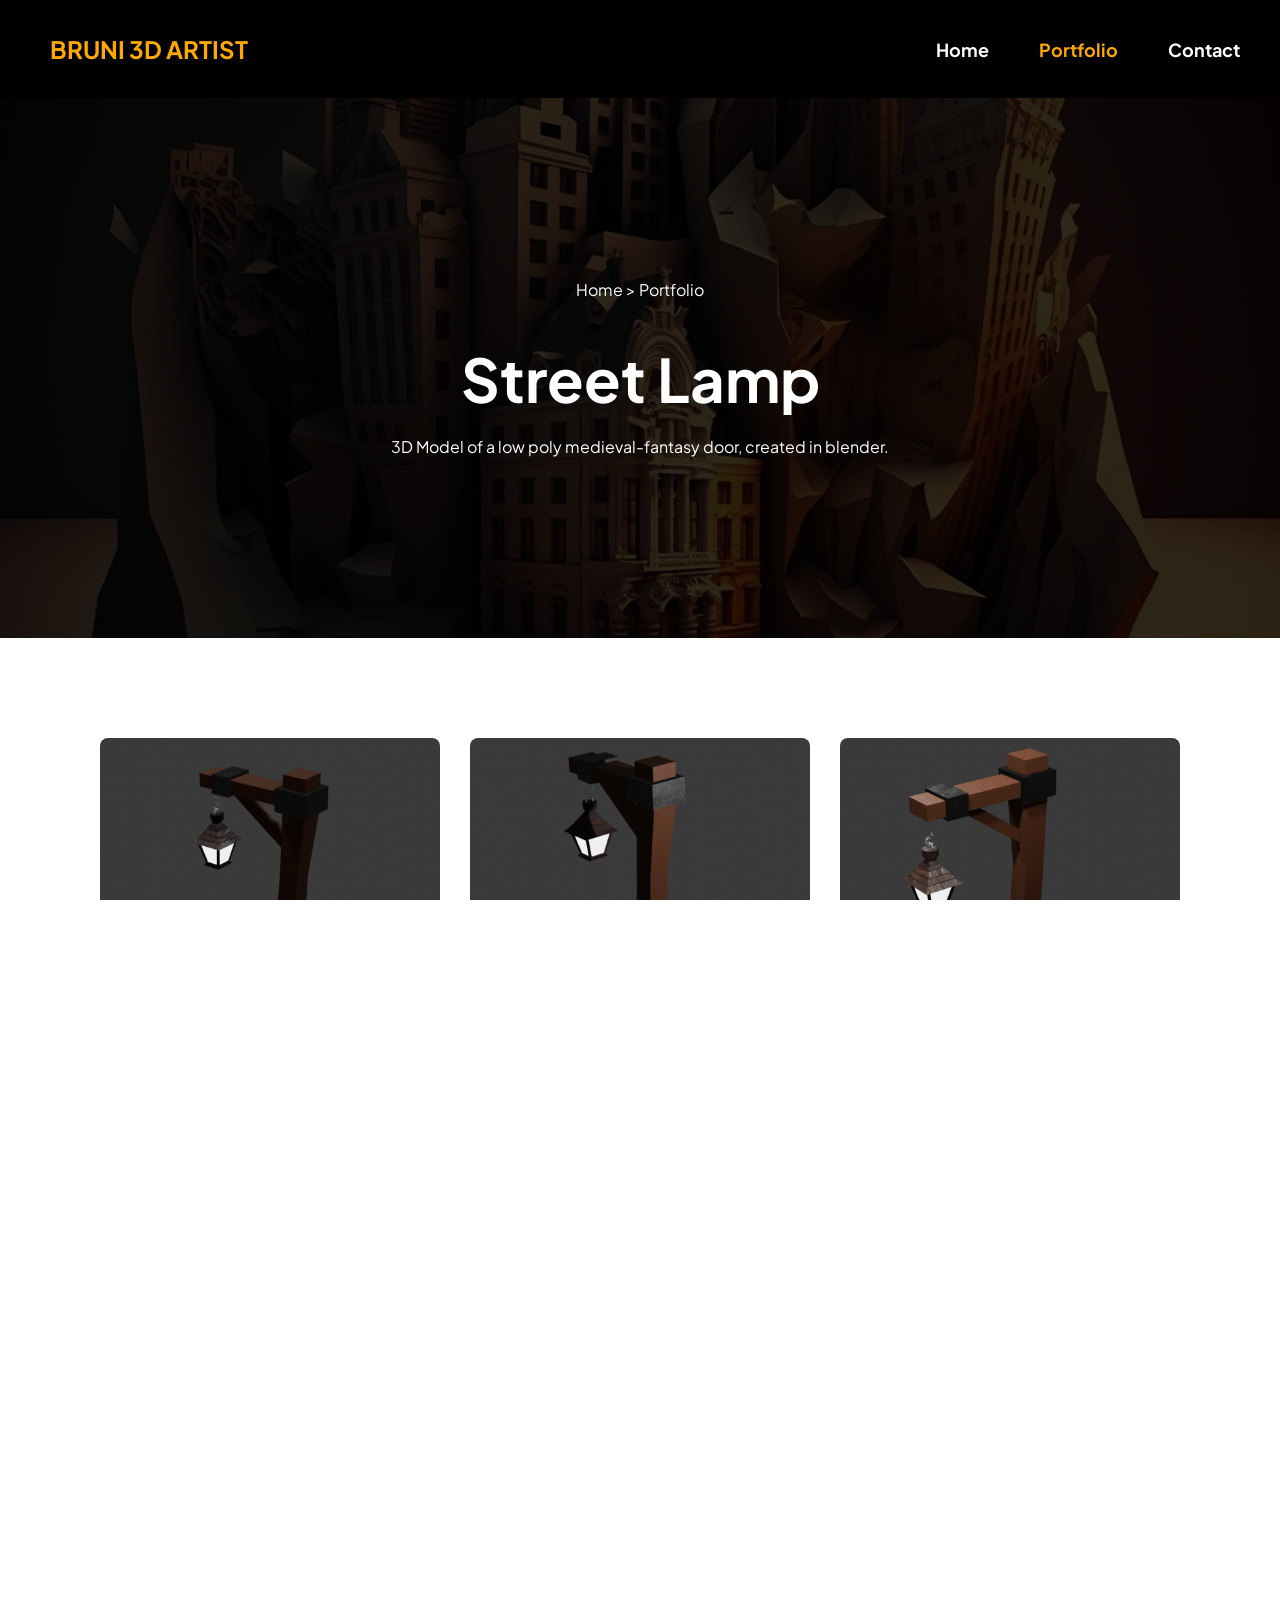
<file: projects/street-lamp.html>
<!doctype html>

<head>
	<html lang="it">

	<meta charset="UTF-8">
	<meta name="viewport" content="width=device-width, initial-scale=1.0">
	<link rel="stylesheet" href="../stile.css">
    <link rel="icon" type="image/x-icon" href="../img/favicon.png">
	<link rel="preconnect" href="https://fonts.googleapis.com">
	<link rel="preconnect" href="https://fonts.gstatic.com" crossorigin>
	<link href="https://fonts.googleapis.com/css2?family=Plus+Jakarta+Sans:ital,wght@0,200..800;1,200..800&display=swap" rel="stylesheet">
	<title>Street Lamp - Bruni 3D Artist</title>
</head>

<body class="contact-page">

    <header class="hero-header">
        <div class="logo-container">
            <h3 class="logo-text"><a class="logo-link" href="../home.html">Bruni 3D Artist</a></h3>
        </div>
        <nav class="hero-nav">
            <ul>
                <li><a href="../home.html">Home</a></li>
                <li><a href="../portfolio.html"><span style="color: #ffa800">Portfolio</span></a></li>
                <li><a href="contact.html">Contact</a></li>
            </ul>
        </nav>
    </header>
    <div class="hero-portfolio">
        <div class="hero-content">
            <p class="breadcrumb"><a href="../home.html">Home</a> > <a href="../portfolio.html">Portfolio</a> 
            <h1>Street Lamp</h1>
            <p class="projectDesc">3D Model of a low poly medieval-fantasy door, created in blender.</p>
        </div>
    </div>



    <div class="gallery-container">
        <!-- Primo elemento -->
        <div class="gallery-item">
            <img src="../img/projects/lamp/1.png" alt="Immagine 1">
            <figcaption>Front of the model</figcaption>
        </div>
        <!-- Secondo elemento -->
        <div class="gallery-item">
            <img src="../img/projects/lamp/2.png" alt="Immagine 2">
            <figcaption>Front of the model</figcaption>
        </div>
        <!-- Terzo elemento -->
        <div class="gallery-item">
            <img src="../img/projects/lamp/3.png" alt="Immagine 3">
            <figcaption>Front of the model</figcaption>
        </div>
        <!-- Quarto elemento -->
        <div class="gallery-item">
            <img src="../img/projects/lamp/4.png" alt="Immagine 4">
            <figcaption>Front of the model</figcaption>
        </div>
        <!-- Quinto elemento -->
        <div class="gallery-item">
            <img src="../img/projects/lamp/5.png" alt="Immagine 5">
            <figcaption>Front of the model</figcaption>
        </div>
        <!-- Sesto elemento -->
        <div class="gallery-item">
            <img src="../img/projects/lamp/6.png" alt="Immagine 6">
            <figcaption>Front of the model</figcaption>
        </div>
    </div>

<div class="get-in-touch">
    <div class="get-in-touch-content">
        <h2>Get in Touch</h2>
        <p>For questions, proposals or collaborations, you can contact me using the informations in the Contact page.</p>

        <a class="btntext" href="../contact.html"><button class="contactbtn" type="button">Contact Me</button></a>
    </div>
</div>


<footer>
	<div class="copyright">
		<p>© Bruni 3D Artist. All rights reserved.</p>
	</div>

	<div class="legal">
		<a href="#">Privacy & Cookies</a>
	</div>
</footer>

</body>
</file>
<file: stile.css>
html, body {
    margin: 0;
    padding: 0;
    height: 100%;
    overflow-x: hidden; /* Rimuovi lo spazio bianco laterale (dx) */
}

.hero-header {
    top: 0;
    left: 0;
    width: 100%;
    display: flex;
    justify-content: space-between;
    align-items: center;
    padding: 10px;
    text-shadow: 2px 2px rgba(0, 0, 0, 0.3);
    background-color: rgba(0, 0, 0, 1.0); /* Assicura che l'header sia trasparente */
}


.logo-container {
    order: 1;
    position: relative; /* Importante per posizionare correttamente */
}

.logo-container h3 {
    font-family: Plus Jakarta Sans, sans-serif;
    color: #ffa800;
    margin-left: 40px;
    text-transform: uppercase;
}

.hero-nav {
    order: 2;
    position: relative; /* Importante per posizionare correttamente */
}


.logo-text, .logo-link {
    font-family: 'Plus Jakarta Sans', sans-serif;
    font-size: 24px;
    font-weight: bold;
    text-decoration: none;
    color: #ffa800;
}

.hero-nav ul {
    list-style: none;
    padding: 0;
    margin: 0;
    display: flex;
}

.hero-nav ul li {
    margin-right: 20px;
}

.hero-nav ul li a {
    font-family: 'Plus Jakarta Sans', sans-serif;
    font-size: 18px;
    font-weight: bold;
    margin-right: 30px;
    color: #fff;
    text-decoration: none;
}

@media (max-width: 768px) {
    .hero-header {
        flex-direction: column; /* Imposta la direzione della flessione su colonna */
        align-items: stretch; /* Allinea gli elementi verticalmente */
        padding: 10px 0; /* Modifica il padding per adattarsi alla nuova disposizione */
    }

    .logo-container {
        order: 1; /* Cambia l'ordine per far comparire la navigazione sotto il logo */
        text-align: center; /* Centra il testo all'interno del container */
        margin-bottom: 10px; /* Aggiunge spazio tra il logo e la navigazione */
    }

    .hero-nav {
        order: 2; /* Cambia l'ordine per far comparire il logo sopra la navigazione */
    }

    .logo-container h3 {
        margin-left: 0; /* Rimuove il margine a sinistra per centrare il testo */
    }

    .hero-nav ul {
        justify-content: center; /* Centra gli elementi della lista */
    }

    .hero-nav ul li {
        margin: 0 10px; /* Modifica il margine tra gli elementi della lista */
    }
}


.hero {
    position: relative;
    width: 100%;
    height: 80vh;
    background-image: url('img/hero.png');
    background-size: cover;
    background-position: center;
    display: flex;
    justify-content: center;
    align-items: center;
    color: #fff;
    text-align: center;
    overflow: hidden; /* Nasconde il contenuto che esce dall'hero */
}

.hero-content {
    max-width: 800px;
    padding: 20px;
    z-index: 2; /* Assicura che il testo dell'hero sia sopra l'header */
}

.hero h1 {
    font-family: Plus Jakarta Sans, sans-serif;
    font-weight: 700;
    font-size: 60px;
    margin-bottom: 20px;
}

.herobtn {
    font-family: Plus Jakarta Sans, sans-serif;
    font-size: 20px;
    font-weight: 600;
    text-decoration: none;
    letter-spacing: 10px;
    background-color: #FFA800;
    color: white;
    border: none;
    padding: 20px;
    text-align: center;
    text-transform: uppercase;
    display: block;
    margin: 0 auto;
    margin-bottom: 40px;
    transition: background-color 0.3s;
}

.herobtn a {
    text-decoration: none;
    color: #000;
}

.herobtn:hover {
    background-color: #A66E00;
}

/* #### */

.about {
    display: flex;
    justify-content: center; /* Centra il contenuto orizzontalmente */
    align-items: flex-start; /* Allinea il contenuto in alto */
    margin: 50px;
    text-align: center; /* Allinea il testo al centro */
    max-width: 1200px; /* Larghezza massima della sezione */
    margin-left: auto;
    margin-right: auto;
}

.about-left,
.about-right {
    flex: 1; /* Occupa lo spazio rimanente */
}

.about-left {
    margin: 20px; /* Aggiungi margine a destra per separare le colonne */
}

.about h2 {
    font-family: 'Plus Jakarta Sans', sans-serif;
    font-size: 40px;
    text-align: left;
    text-transform: uppercase;
    font-weight: 800;
    color: #333;
    margin-bottom: 10px; /* Aggiungi spazio inferiore per separare il titolo dal paragrafo */
}

.about p {
    font-family: 'Plus Jakarta Sans', sans-serif;
    font-size: 20px;
    text-align: left;
    font-weight: 500;
    line-height: 1.5;
    color: #666;
    margin-bottom: 20px; /* Aggiungi spazio inferiore tra i paragrafi */
}

.about-img {
    max-width: 100%; /* Massima larghezza consentita */
    height: auto; /* Altezza automaticamente proporzionata */
    border-radius: 8px;
    margin-bottom: 20px; /* Aggiungi spazio inferiore per separare l'immagine dal testo */
}

hr {
    border: none;
    margin: 15px 0;
}


@media (max-width: 768px) {
    .about {
        flex-direction: column; /* Inverti l'ordine dei figli nella colonna */
    }



    .about-left p, .about-left h2 {
        text-align: center;
        margin: 25px;
    }

    .about-img {
        margin: 20px;
        max-width: 93%; /* Massima larghezza consentita */
        height: auto; /* Altezza automaticamente proporzionata */
    }

    hr {
    border-top: 1px solid #E9E9E9;
    margin: 15px 0;
    }
}

.portfolio {
    display: flex;
    flex-wrap: wrap;
    justify-content: space-between; /* Distribuzione uniforme degli elementi */
    max-width: 1200px; /* Larghezza massima del contenitore */
    padding: 20px;
    margin: 0 auto;
}

.project {
    background-color: #fff;
    flex: 0 1 calc(30% - 20px); /* Larghezza flessibile per 3 elementi per riga con margini ridotti */
    text-align: center;
    margin: 20px;
    box-sizing: border-box; /* Include il padding nella larghezza calcolata */
}

.project p {
    font-family: 'Plus Jakarta Sans', sans-serif;
    margin-top: 10px;
    font-size: 20px;
    font-weight: 500;
}

.portfolio p {
    font-family: 'Plus Jakarta Sans', sans-serif;
    font-size: 20px;
    font-weight: 500;
}

.project-image {
    max-width: 100%; /* Immagine responsiva */
    display: block;
    border-radius: 8px;
}

.portfolio h3 {
    font-family: 'Plus Jakarta Sans', sans-serif;
    font-size: 30px; /* Dimensione del titolo */
    font-weight: 800;
    color: #333;
    margin-top: 20px; /* Spazio superiore per separare il titolo dall'immagine */
    margin-bottom: 0; /* Rimuove lo spazio inferiore del titolo */
}

.portfolio p {
    margin-top: 10px;
    margin-bottom: 20px;
    font-size: 20px;
    max-width: 100%;
    font-weight: 500;
    padding: 0;
    font-family: 'Plus Jakarta Sans', sans-serif;
    font-size: 16px; /* Dimensione del testo della descrizione */
    color: #666;
}

.portfolio a {
    font-family: Plus Jakarta Sans, sans-serif;
    text-decoration: underline;
    font-size: 20px;
    font-weight: 500;
    color: #FFA800;
}

@media (max-width: 768px) {
    .project {
        flex-basis: 100%; /* Su schermi più piccoli, mostrare un elemento per riga */
        margin-bottom: 60px;
    }
}

.btntext {
    text-decoration: none;
}

.portfoliobtn {
    font-family: Plus Jakarta Sans, sans-serif;
    font-size: 20px;
    font-weight: 600;
    text-decoration: none;
    letter-spacing: 10px;
    background-color: #FFA800;
    color: white;
    border: none;
    padding: 20px;
    text-align: center;
    text-transform: uppercase;
    display: block;
    margin: 0 auto;
    margin-bottom: 40px;
    transition: background-color 0.3s;
}

.portfoliobtn a {
    text-decoration: none;
    color: #000;
}

.portfoliobtn:hover {
    background-color: #A66E00;
}

.get-in-touch {
    height: 80vh;
    background-image: url('img/hero.png');
    background-size: cover;
    background-position: center center;
    display: flex;
    justify-content: center;
    align-items: center;
    color: #fff;
    text-align: center;
    overflow: hidden;
    box-sizing: border-box; /* Include il padding nella larghezza */
}


.get-in-touch h2 {
    font-family: Plus Jakarta Sans, sans-serif;
    font-weight: 700;
    font-size: 50px;
    margin-bottom: 20px;
}

.get-in-touch p {
    font-family: Plus Jakarta Sans, sans-serif;
    font-weight: 500;
    font-size: 20px;
    margin: 30px;
    line-height: 1.5;
}


.contactbtn {
    font-family: Plus Jakarta Sans, sans-serif;
    font-size: 20px;
    font-weight: 600;
    text-decoration: none;
    letter-spacing: 10px;
    background-color: #FFA800;
    color: white;
    border: none;
    padding: 20px;
    text-align: center;
    text-transform: uppercase;
    display: block;
    margin: 0 auto;
    margin-bottom: 40px;
    transition: background-color 0.3s;
    }

.contactbtn a {
    text-decoration: none;
    color: #000;
}

.contactbtn:hover {
    background-color: #A66E00;
}

footer {
    background-color: #FFA800;
    padding: 10px;
    display: flex;
    justify-content: space-between;
    align-items: center;
    color: white;
    width: 100%;
    box-sizing: border-box;
    flex-shrink: 0; /* Impedisce al footer di restringersi quando il contenuto è troppo grande */
}

.copyright {
    font-family: Plus Jakarta Sans, sans-serif;
    font-weight: 500;
    font-size: 16px;
    color: #000;
}

.legal a {
    font-family: Plus Jakarta Sans, sans-serif;
    font-weight: 500;
    font-size: 16px;
    color: #000;
    text-decoration: none;
}

/* ### */

.hero-portfolio {
    position: relative;
    width: 100%;
    height: 60%;
    background-image: url('img/hero.png');
    background-size: cover;
    background-position: center;
    display: flex;
    justify-content: center;
    align-items: center;
    color: #fff;
    text-align: center;
    overflow: hidden; /* Nasconde il contenuto che esce dall'hero */
}

.hero-portfolio h1 {
    font-family: Plus Jakarta Sans, sans-serif;
    font-weight: 700;
    font-size: 60px;
    margin-bottom: 20px;
}



@media (max-width: 768px) {
    .project {
        flex-basis: 100%;
        margin-bottom: 60px;
    }
}

/* ### */

  .contact {
    flex-direction: column;
    margin: 50px;
  }

  .info, .info h4,
  .illustration {
    text-align: center;
    margin-right: 0;
  }

  .info h2 {
    font-family: Plus Jakarta Sans, sans-serif;
    font-weight: 700;
    font-size: 40px;
    text-transform: uppercase;
  }

  .info h4 {
    font-family: Plus Jakarta Sans, sans-serif;
    font-weight: 700;
    font-size: 25px;
    text-transform: uppercase;
  }

  .info p {
    font-family: Plus Jakarta Sans, sans-serif;
    font-size: 20px;
    margin-bottom: 0;
  }

  .illustration img {
    max-width: 20%;
  }

@media (max-width: 768px) {
  .contact {
    flex-direction: column;
  }

  .info, .info h4,
  .illustration {
    text-align: center;
    margin-right: 0;
  }

  .illustration {
    display: none;
  }
}


/* Pagina progetto */

.hero-content p, .hero-content a {
    font-family: Plus Jakarta Sans, sans-serif;
    color: #fff;
    text-decoration: none;
    text-align: center;
}

@media (max-width: 768px) {
    .breadcrumb {
        margin-top: 50px;
    }

    .projectDesc {
        margin-bottom: 50px;
    }
  }

.gallery-container {
    max-width: 1500px;
    padding: 100px;
    margin: 0 auto; /* Centra il contenitore */
    display: flex;
    flex-wrap: wrap;
    justify-content: space-between;
}

.gallery-item {
    width: calc(33.33% - 20px); /* Calcola la larghezza per 3 elementi per riga con margine */
    margin-bottom: 20px;
    box-sizing: border-box;
}

.gallery-item img {
    width: 100%;
    height: auto;
    display: block;
    border-radius: 8px;
}

figcaption {
    margin-top: 10px;
    text-align: center;
    font-family: Plus Jakarta Sans, sans-serif;
}

/* Mobile */
@media (max-width: 768px) {
    .gallery-item {
        width: calc(100% - 20px); /* Una colonna per riga con margine */
    }
}
</file>
